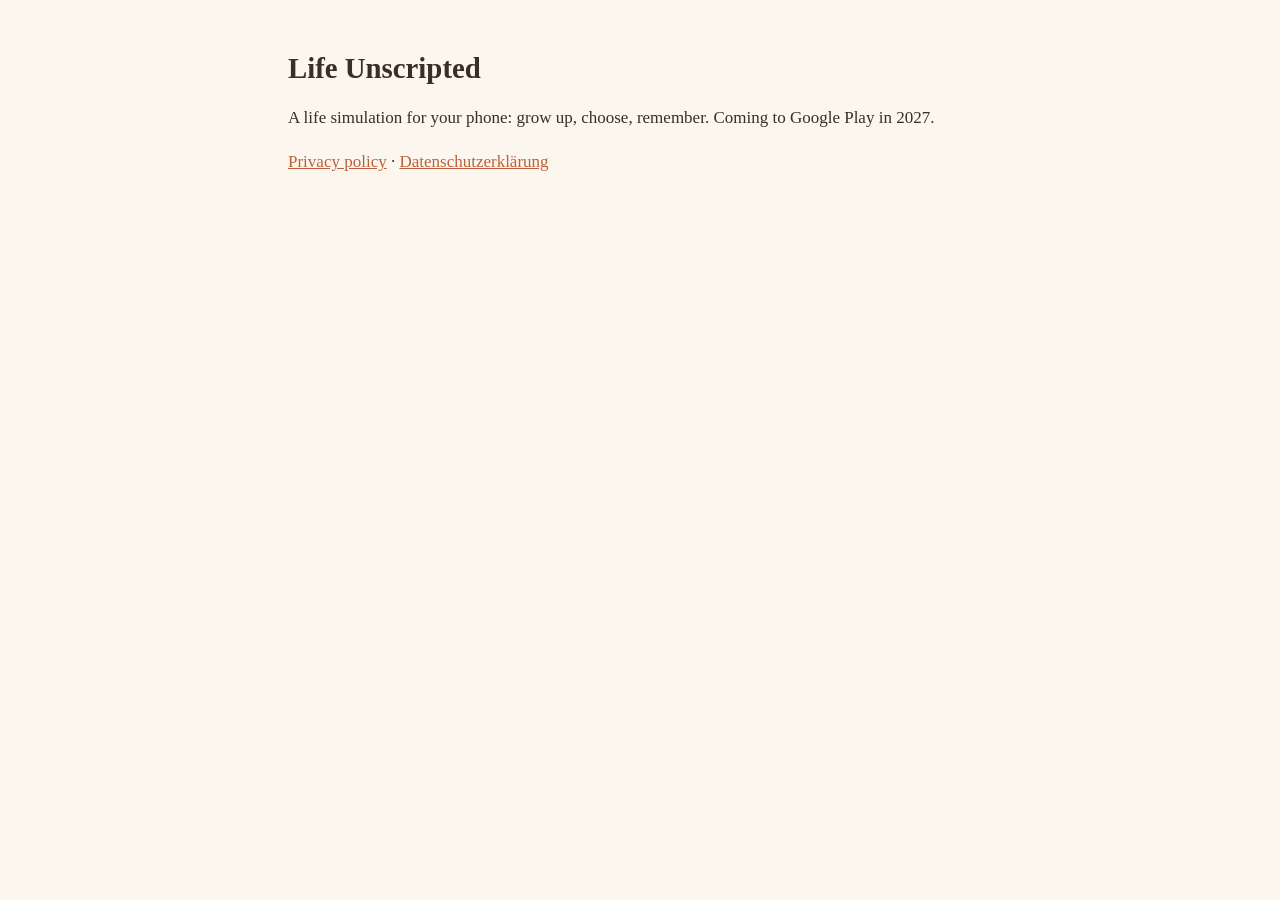
<file: index.html>
<!doctype html>
<html lang="en">
<head>
<meta charset="utf-8">
<meta name="viewport" content="width=device-width, initial-scale=1">
<title>Life Unscripted</title>
<link rel="stylesheet" href="style.css">
</head>
<body>
<main>
<h1>Life Unscripted</h1>
<p>A life simulation for your phone: grow up, choose, remember. Coming to Google Play in 2027.</p>
<p><a href="privacy.html">Privacy policy</a> · <a href="privacy.html#de">Datenschutzerklärung</a></p>
</main>
</body>
</html>
</file>
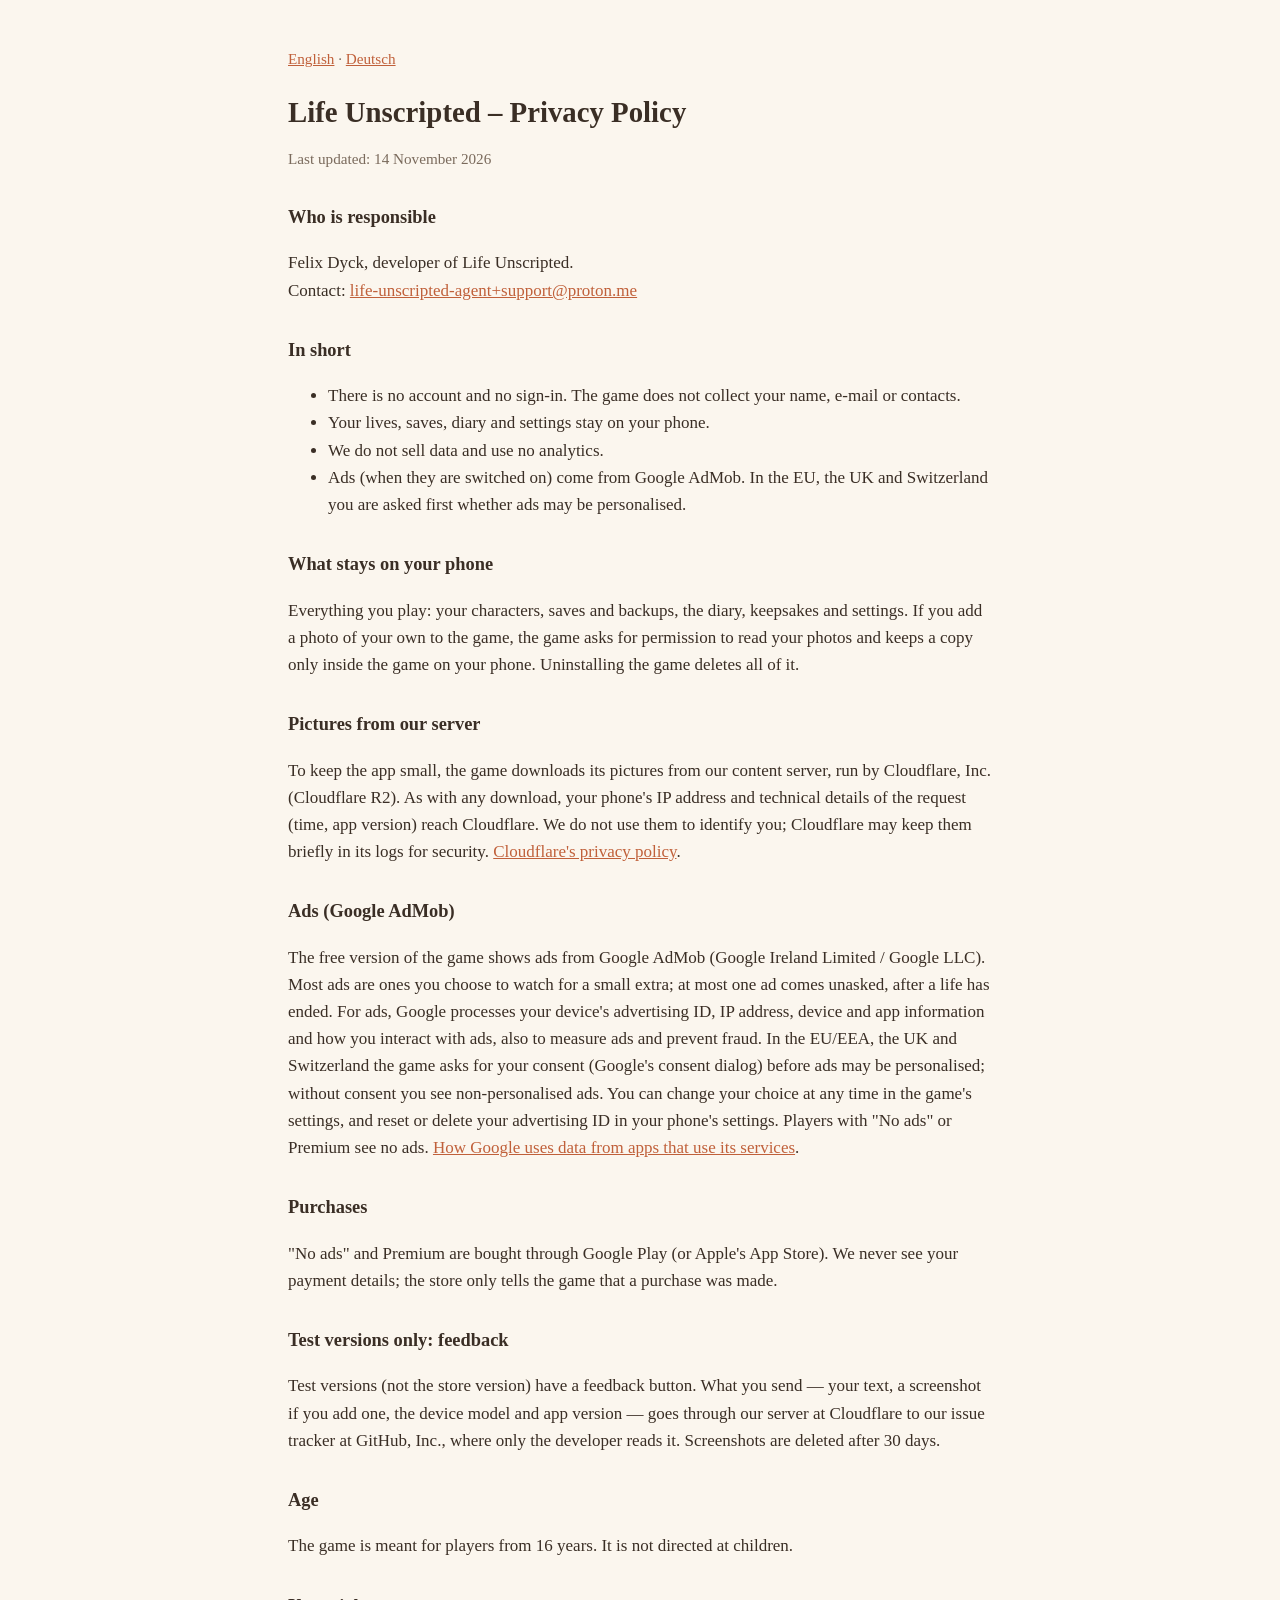
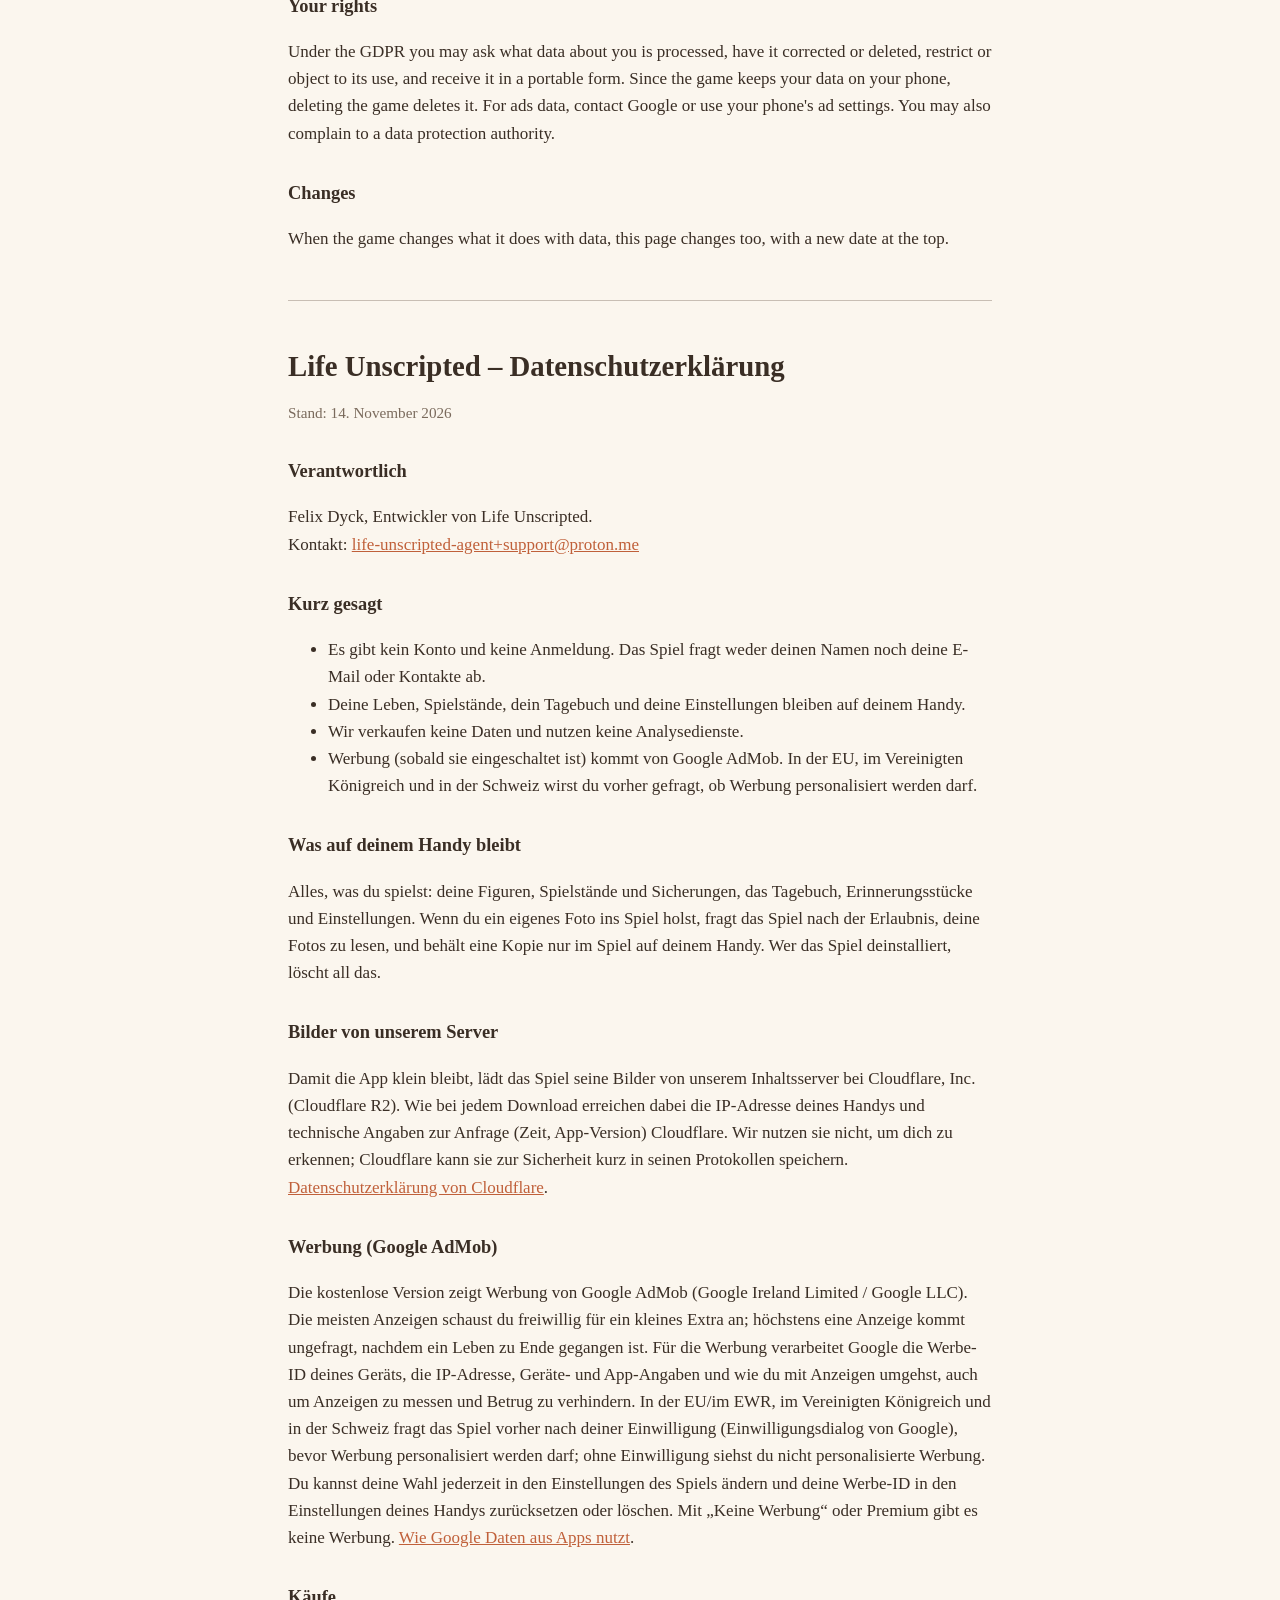
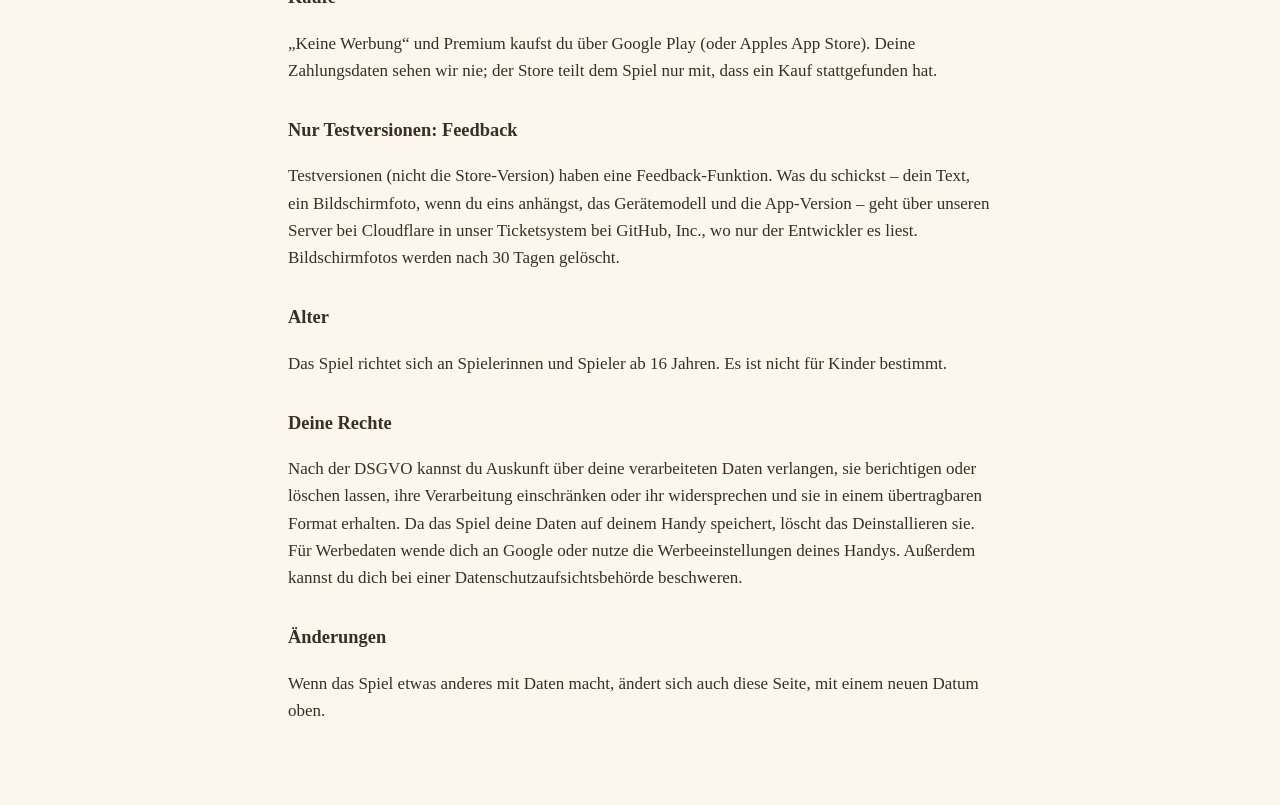
<file: privacy.html>
<!doctype html>
<html lang="en">
<head>
<meta charset="utf-8">
<meta name="viewport" content="width=device-width, initial-scale=1">
<title>Life Unscripted – Privacy Policy</title>
<link rel="stylesheet" href="style.css">
</head>
<body>
<main>
<p class="lang"><a href="#en">English</a> · <a href="#de">Deutsch</a></p>

<section id="en">
<h1>Life Unscripted – Privacy Policy</h1>
<p class="date">Last updated: 14 November 2026</p>

<h2>Who is responsible</h2>
<p>Felix Dyck, developer of Life Unscripted.<br>
Contact: <a href="mailto:life-unscripted-agent+support@proton.me">life-unscripted-agent+support@proton.me</a></p>

<h2>In short</h2>
<ul>
<li>There is no account and no sign-in. The game does not collect your name, e-mail or contacts.</li>
<li>Your lives, saves, diary and settings stay on your phone.</li>
<li>We do not sell data and use no analytics.</li>
<li>Ads (when they are switched on) come from Google AdMob. In the EU, the UK and Switzerland you are asked first whether ads may be personalised.</li>
</ul>

<h2>What stays on your phone</h2>
<p>Everything you play: your characters, saves and backups, the diary, keepsakes and settings. If you add a photo of your own
to the game, the game asks for permission to read your photos and keeps a copy only inside the game on your phone.
Uninstalling the game deletes all of it.</p>

<h2>Pictures from our server</h2>
<p>To keep the app small, the game downloads its pictures from our content server, run by Cloudflare, Inc. (Cloudflare R2).
As with any download, your phone's IP address and technical details of the request (time, app version) reach Cloudflare.
We do not use them to identify you; Cloudflare may keep them briefly in its logs for security.
<a href="https://www.cloudflare.com/privacypolicy/">Cloudflare's privacy policy</a>.</p>

<h2>Ads (Google AdMob)</h2>
<p>The free version of the game shows ads from Google AdMob (Google Ireland Limited / Google LLC). Most ads are ones you choose
to watch for a small extra; at most one ad comes unasked, after a life has ended. For ads, Google processes your device's
advertising ID, IP address, device and app information and how you interact with ads, also to measure ads and prevent fraud.
In the EU/EEA, the UK and Switzerland the game asks for your consent (Google's consent dialog) before ads may be personalised;
without consent you see non-personalised ads. You can change your choice at any time in the game's settings, and reset or delete
your advertising ID in your phone's settings. Players with "No ads" or Premium see no ads.
<a href="https://policies.google.com/technologies/partner-sites">How Google uses data from apps that use its services</a>.</p>

<h2>Purchases</h2>
<p>"No ads" and Premium are bought through Google Play (or Apple's App Store). We never see your payment details; the store
only tells the game that a purchase was made.</p>

<h2>Test versions only: feedback</h2>
<p>Test versions (not the store version) have a feedback button. What you send — your text, a screenshot if you add one, the
device model and app version — goes through our server at Cloudflare to our issue tracker at GitHub, Inc., where only the
developer reads it. Screenshots are deleted after 30 days.</p>

<h2>Age</h2>
<p>The game is meant for players from 16 years. It is not directed at children.</p>

<h2>Your rights</h2>
<p>Under the GDPR you may ask what data about you is processed, have it corrected or deleted, restrict or object to its use,
and receive it in a portable form. Since the game keeps your data on your phone, deleting the game deletes it. For ads data,
contact Google or use your phone's ad settings. You may also complain to a data protection authority.</p>

<h2>Changes</h2>
<p>When the game changes what it does with data, this page changes too, with a new date at the top.</p>
</section>

<hr>

<section id="de" lang="de">
<h1>Life Unscripted – Datenschutzerklärung</h1>
<p class="date">Stand: 14. November 2026</p>

<h2>Verantwortlich</h2>
<p>Felix Dyck, Entwickler von Life Unscripted.<br>
Kontakt: <a href="mailto:life-unscripted-agent+support@proton.me">life-unscripted-agent+support@proton.me</a></p>

<h2>Kurz gesagt</h2>
<ul>
<li>Es gibt kein Konto und keine Anmeldung. Das Spiel fragt weder deinen Namen noch deine E-Mail oder Kontakte ab.</li>
<li>Deine Leben, Spielstände, dein Tagebuch und deine Einstellungen bleiben auf deinem Handy.</li>
<li>Wir verkaufen keine Daten und nutzen keine Analysedienste.</li>
<li>Werbung (sobald sie eingeschaltet ist) kommt von Google AdMob. In der EU, im Vereinigten Königreich und in der Schweiz wirst du vorher gefragt, ob Werbung personalisiert werden darf.</li>
</ul>

<h2>Was auf deinem Handy bleibt</h2>
<p>Alles, was du spielst: deine Figuren, Spielstände und Sicherungen, das Tagebuch, Erinnerungsstücke und Einstellungen. Wenn du
ein eigenes Foto ins Spiel holst, fragt das Spiel nach der Erlaubnis, deine Fotos zu lesen, und behält eine Kopie nur im Spiel auf
deinem Handy. Wer das Spiel deinstalliert, löscht all das.</p>

<h2>Bilder von unserem Server</h2>
<p>Damit die App klein bleibt, lädt das Spiel seine Bilder von unserem Inhaltsserver bei Cloudflare, Inc. (Cloudflare R2). Wie bei
jedem Download erreichen dabei die IP-Adresse deines Handys und technische Angaben zur Anfrage (Zeit, App-Version) Cloudflare.
Wir nutzen sie nicht, um dich zu erkennen; Cloudflare kann sie zur Sicherheit kurz in seinen Protokollen speichern.
<a href="https://www.cloudflare.com/de-de/privacypolicy/">Datenschutzerklärung von Cloudflare</a>.</p>

<h2>Werbung (Google AdMob)</h2>
<p>Die kostenlose Version zeigt Werbung von Google AdMob (Google Ireland Limited / Google LLC). Die meisten Anzeigen schaust du
freiwillig für ein kleines Extra an; höchstens eine Anzeige kommt ungefragt, nachdem ein Leben zu Ende gegangen ist. Für die
Werbung verarbeitet Google die Werbe-ID deines Geräts, die IP-Adresse, Geräte- und App-Angaben und wie du mit Anzeigen umgehst,
auch um Anzeigen zu messen und Betrug zu verhindern. In der EU/im EWR, im Vereinigten Königreich und in der Schweiz fragt das
Spiel vorher nach deiner Einwilligung (Einwilligungsdialog von Google), bevor Werbung personalisiert werden darf; ohne
Einwilligung siehst du nicht personalisierte Werbung. Du kannst deine Wahl jederzeit in den Einstellungen des Spiels ändern und
deine Werbe-ID in den Einstellungen deines Handys zurücksetzen oder löschen. Mit „Keine Werbung“ oder Premium gibt es keine
Werbung. <a href="https://policies.google.com/technologies/partner-sites?hl=de">Wie Google Daten aus Apps nutzt</a>.</p>

<h2>Käufe</h2>
<p>„Keine Werbung“ und Premium kaufst du über Google Play (oder Apples App Store). Deine Zahlungsdaten sehen wir nie; der Store
teilt dem Spiel nur mit, dass ein Kauf stattgefunden hat.</p>

<h2>Nur Testversionen: Feedback</h2>
<p>Testversionen (nicht die Store-Version) haben eine Feedback-Funktion. Was du schickst – dein Text, ein Bildschirmfoto, wenn du
eins anhängst, das Gerätemodell und die App-Version – geht über unseren Server bei Cloudflare in unser Ticketsystem bei GitHub,
Inc., wo nur der Entwickler es liest. Bildschirmfotos werden nach 30 Tagen gelöscht.</p>

<h2>Alter</h2>
<p>Das Spiel richtet sich an Spielerinnen und Spieler ab 16 Jahren. Es ist nicht für Kinder bestimmt.</p>

<h2>Deine Rechte</h2>
<p>Nach der DSGVO kannst du Auskunft über deine verarbeiteten Daten verlangen, sie berichtigen oder löschen lassen, ihre
Verarbeitung einschränken oder ihr widersprechen und sie in einem übertragbaren Format erhalten. Da das Spiel deine Daten auf
deinem Handy speichert, löscht das Deinstallieren sie. Für Werbedaten wende dich an Google oder nutze die Werbeeinstellungen
deines Handys. Außerdem kannst du dich bei einer Datenschutzaufsichtsbehörde beschweren.</p>

<h2>Änderungen</h2>
<p>Wenn das Spiel etwas anderes mit Daten macht, ändert sich auch diese Seite, mit einem neuen Datum oben.</p>
</section>
</main>
</body>
</html>
</file>
<file: style.css>
:root {
  --bg: #fbf6ee;
  --ink: #3a2e25;
  --muted: #7a6a5c;
  --accent: #c0603a;
}
@media (prefers-color-scheme: dark) {
  :root {
    --bg: #1f1a16;
    --ink: #efe6da;
    --muted: #b3a493;
    --accent: #e08a62;
  }
}
body {
  margin: 0;
  background: var(--bg);
  color: var(--ink);
  font: 17px/1.6 Georgia, "Times New Roman", serif;
}
main {
  max-width: 44rem;
  margin: 0 auto;
  padding: 2rem 16px 4rem;
}
h1 { font-size: 1.8rem; line-height: 1.25; margin-bottom: 0.2rem; }
h2 { font-size: 1.15rem; margin-top: 2rem; }
a { color: var(--accent); }
.date, .lang { color: var(--muted); font-size: 0.95rem; }
.todo { color: var(--muted); font-style: italic; }
hr { border: 0; border-top: 1px solid var(--muted); opacity: 0.4; margin: 3rem 0; }
</file>
